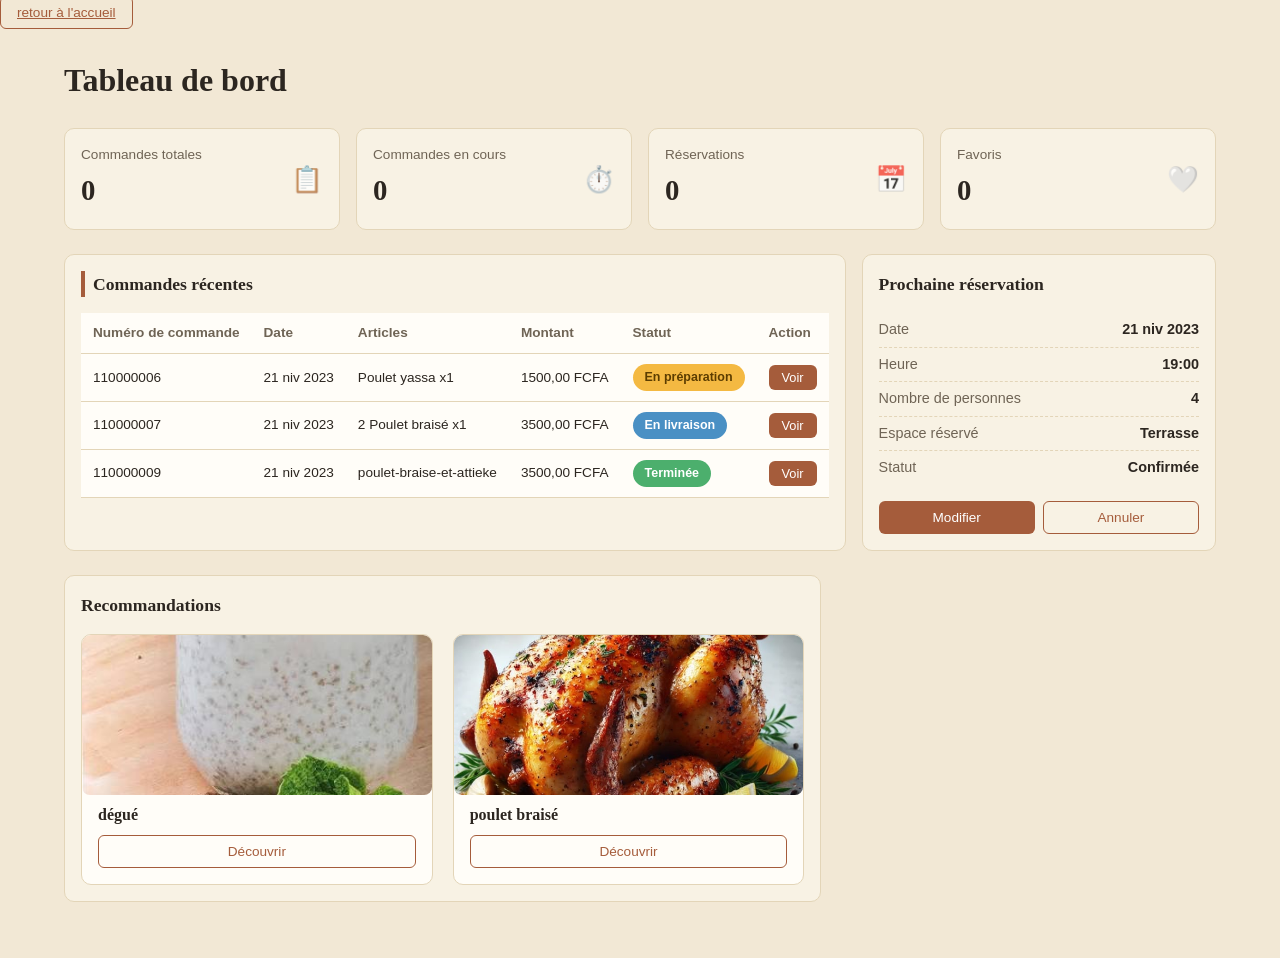
<file: Dashboard/dashboard.html>
<!DOCTYPE html>
<html lang="fr">
<head>
  <meta charset="UTF-8">
  <meta name="viewport" content="width=device-width, initial-scale=1.0">
  <title>Tableau de bord</title>
  <!-- Feuilles de style -->
  <link rel="stylesheet" href="dashboard.css">
</head>
<body>
<a href="../index.html" class="btn btn--ghost">retour à l'accueil</a><!--ici cetait mal ecrit-->
  <main class="dashboard">

    <h1 class="dashboard__title">Tableau de bord</h1>

    <!-- ===== Cartes de statistiques ===== -->
    <section class="stats" aria-label="Statistiques générales">
      <div class="stat-card">
        <div class="stat-card__text">
          <span class="stat-card__label">Commandes totales</span>
          <span class="stat-card__value" id="total-orders">0</span><!--ici et dans le reste jai 
          tout initialiser a 0 et jai ajouter des id pour chaque-->
        </div>
        <span class="stat-card__icon" aria-hidden="true">📋</span>
      </div>

      <div class="stat-card">
        <div class="stat-card__text">
          <span class="stat-card__label">Commandes en cours</span>
          <span class="stat-card__value" id="pending-orders">0</span>
        </div>
        <span class="stat-card__icon" aria-hidden="true">⏱️</span>
      </div>

      <div class="stat-card">
        <div class="stat-card__text">
          <span class="stat-card__label">Réservations</span>
          <span class="stat-card__value" id="total-reservations">0</span>
        </div>
        <span class="stat-card__icon" aria-hidden="true">📅</span>
      </div>

      <div class="stat-card">
        <div class="stat-card__text">
          <span class="stat-card__label">Favoris</span>
          <span class="stat-card__value" id="favorite-dishes">0</span>
        </div>
        <span class="stat-card__icon" aria-hidden="true">🤍</span>
      </div>
    </section>

    <!-- ===== Commandes récentes + Prochaine réservation ===== -->
    <section class="main-grid">

      <div class="panel orders-panel">
        <h2 class="panel__title panel__title--bar">Commandes récentes</h2>

        <div class="table-wrapper">
          <table class="orders-table">
            <thead>
              <tr>
                <th>Numéro de commande</th>
                <th>Date</th>
                <th>Articles</th>
                <th>Montant</th>
                <th>Statut</th>
                <th>Action</th>
              </tr>
            </thead>
            <tbody>
              <tr>
                <td>110000006</td>
                <td>21 niv 2023</td>
                <td>Poulet yassa x1</td><!--jai changer le nom et le prix-->
                <td>1500,00 FCFA</td>
                <td><span class="badge badge--prep">En préparation</span></td>
                <td><button class="btn btn--voir" data-order="110000006">Voir</button></td>
              </tr>
              <tr>
                <td>110000007</td>
                <td>21 niv 2023</td>
                <td>2 Poulet braisé x1</td>
                <td>3500,00 FCFA</td><!--jai mis le bon prix-->
                <td><span class="badge badge--livraison">En livraison</span></td>
                <td><button class="btn btn--voir" data-order="110000007">Voir</button></td>
              </tr>
              <!--jai supprimer t max-->
              <tr>
                <td>110000009</td>
                <td>21 niv 2023</td>
                <td>poulet-braise-et-attieke</td><!--jai changer le nom et le prix-->
                <td>3500,00 FCFA</td>
                <td><span class="badge badge--terminee">Terminée</span></td>
                <td><button class="btn btn--voir" data-order="110000009">Voir</button></td>
              </tr>
            </tbody>
          </table>
        </div>
      </div>

      <aside class="panel reservation-panel">
        <h2 class="panel__title">Prochaine réservation</h2>

        <dl class="reservation-list">
          <div class="reservation-list__row">
            <dt>Date</dt>
            <dd>21 niv 2023</dd>
          </div>
          <div class="reservation-list__row">
            <dt>Heure</dt>
            <dd>19:00</dd>
          </div>
          <div class="reservation-list__row">
            <dt>Nombre de personnes</dt>
            <dd>4</dd>
          </div>
          <div class="reservation-list__row">
            <dt>Espace réservé</dt>
            <dd>Terrasse</dd>
          </div>
          <div class="reservation-list__row">
            <dt>Statut</dt>
            <dd>Confirmée</dd>
          </div>
        </dl>

        <div class="reservation-actions">
          <button class="btn btn--primary" id="btn-modifier">Modifier</button>
          <button class="btn btn--ghost" id="btn-annuler">Annuler</button>
        </div>
      </aside>

    </section>

    <!-- ===== Plats favoris + Recommandations ===== -->
    <section class="main-grid main-grid--dishes">
<!--jai supprimer la section plat favoris-->

      <div class="panel recommendations-panel">
        <h2 class="panel__title">Recommandations</h2>

        <div class="dish-list dish-list--recommend">
          <article class="dish-card">
           <img src="images/degue.jpeg" alt="dégué" class="dish-card__img">
            <h3 class="dish-card__name">dégué</h3><!--jai changer le nom et la photo-->
            <button class="btn btn--ghost btn--full">Découvrir</button>
          </article>

          <article class="dish-card">
            <img src="images/poulet-braise.jpeg" alt="poulet braisé " class="dish-card__img">
            <h3 class="dish-card__name">poulet braisé</h3><!--jai changer le nom et la photo-->
            <button class="btn btn--ghost btn--full">Découvrir</button>
          </article>
        </div>
      </div>

    </section>

  </main>

  <!-- Scripts -->
  <script src="dashboard.js"></script>
</body>
</html>
</file>
<file: Dashboard/dashboard.css>
.dashboard {
  max-width: 1200px;
  margin: 0 auto;
  padding: var(--spacing-4) var(--spacing-3);
}

.dashboard__title {
  font-size: 2rem;
  margin-bottom: var(--spacing-3);
}

/* ===== Cartes de statistiques ===== */
.stats {
  display: grid;
  grid-template-columns: repeat(4, 1fr);
  gap: var(--spacing-2);
  margin-bottom: var(--spacing-3);
}

.stat-card {
  background-color: var(--color-panel);
  border: 1px solid var(--color-border);
  border-radius: var(--radius-md);
  padding: var(--spacing-2);
  display: flex;
  align-items: center;
  justify-content: space-between;
}

.stat-card__text {
  display: flex;
  flex-direction: column;
  gap: 4px;
}

.stat-card__label {
  font-size: 0.85rem;
  color: var(--color-text-muted);
}

.stat-card__value {
  font-size: 1.8rem;
  font-weight: 700;
  font-family: var(--font-display);
}

.stat-card__icon {
  font-size: 1.6rem;
  opacity: 0.8;
}

/* ===== Grilles principales (panneaux côte à côte) ===== */
.main-grid {
  display: grid;
  grid-template-columns: 2fr 1fr;
  gap: var(--spacing-2);
  margin-bottom: var(--spacing-3);
}

.panel {
  background-color: var(--color-panel);
  border: 1px solid var(--color-border);
  border-radius: var(--radius-md);
  padding: var(--spacing-2);
}

.panel__title {
  font-size: 1.1rem;
  margin-bottom: var(--spacing-2);
}

.panel__title--bar {
  padding-left: var(--spacing-1);
  border-left: 4px solid var(--color-accent);
}

/* ===== Tableau des commandes ===== */
.table-wrapper {
  overflow-x: auto;
}

.orders-table {
  width: 100%;
  border-collapse: collapse;
  background-color: var(--color-panel-alt);
}

.orders-table th,
.orders-table td {
  text-align: left;
  padding: 10px 12px;
  font-size: 0.85rem;
  border-bottom: 1px solid var(--color-border);
  white-space: nowrap;
}

.orders-table th {
  color: var(--color-text-muted);
  font-weight: 600;
}

/* ===== Panneau réservation ===== */
.reservation-list__row {
  display: flex;
  justify-content: space-between;
  padding: 6px 0;
  font-size: 0.9rem;
  border-bottom: 1px dashed var(--color-border);
}

.reservation-list__row:last-child {
  border-bottom: none;
}

.reservation-list__row dt {
  color: var(--color-text-muted);
}

.reservation-list__row dd {
  font-weight: 600;
}

.reservation-actions {
  display: flex;
  gap: var(--spacing-1);
  margin-top: var(--spacing-2);
}

.reservation-actions .btn {
  flex: 1;
}

/* ===== Plats favoris / Recommandations ===== */
.dish-list {
  display: flex;
  flex-direction: row;
  flex-wrap: wrap;
  gap: 20px;
  align-items: center;
  justify-content: space-between;
}

.dish-list--recommend {
  grid-template-columns: repeat(2, 1fr);
}

.dish-card {
  background-color: var(--color-panel-alt);
  border: 1px solid var(--color-border);
  border-radius: var(--radius-md);
  overflow: hidden;
  padding-bottom: var(--spacing-2);
  display: flex;
  flex-direction: column;
  flex: 1;
  min-width: 0;
}

.dish-card__img {
  width: 100%;
  height: 160px;
  object-fit: cover;
  border-radius: 8px;
}

.dish-card__name {
  font-size: 1rem;
  margin: var(--spacing-1) var(--spacing-2) 0;
}

.dish-card__price {
  font-size: 0.85rem;
  color: var(--color-text-muted);
  margin: 4px var(--spacing-2) 0;
}

.dish-card .btn {
  margin-left: var(--spacing-2);
  margin-right: var(--spacing-2);
  width: calc(100% - var(--spacing-2) * 2);
}
@media (max-width: 560px) {
  .dashboard {
    padding: var(--spacing-2);
  }

  .dashboard__title {
    font-size: 1.5rem;
  }

  .stats {
    grid-template-columns: 1fr;
  }

  .dish-list {
    grid-template-columns: 1fr;
  }

  .orders-table th,
  .orders-table td {
    font-size: 0.78rem;
    padding: 8px;
  }

  .reservation-actions {
    flex-direction: column;
  }
}
 /* Couleurs */
:root{/*
    
    correction ici le root:
    
    */
    --color-bg: #f2e8d5;
  --color-panel: #f8f2e4;
  --color-panel-alt: #fffdf8;
  --color-border: #e3d5b8;
  --color-text: #2c2620;
  --color-text-muted: #6f6455;
  --color-accent: #a55c3b;
  --color-accent-dark: #8a4a2e;

  --color-badge-prep-bg: #f4b942;
  --color-badge-prep-text: #5c3d00;
  --color-badge-livraison-bg: #4a90c4;
  --color-badge-livraison-text: #ffffff;
  --color-badge-terminee-bg: #4caf6d;
  --color-badge-terminee-text: #ffffff;
  
  /* Typographie */
  --font-display: Georgia, 'Times New Roman', serif;
  --font-body: 'Segoe UI', Arial, sans-serif;

  /* Espacements */
  --radius-sm: 6px;
  --radius-md: 10px;
  --radius-lg: 16px;
  --spacing-1: 8px;
  --spacing-2: 16px;
  --spacing-3: 24px;
  --spacing-4: 32px;
}

* {
  box-sizing: border-box;
}

html, body {
  margin: 0;
  padding: 0;
}

body {
  background-color: var(--color-bg);
  color: var(--color-text);
  font-family: var(--font-body);
  line-height: 1.5;
}

h1, h2, h3 {
  font-family: var(--font-display);
  margin: 0;
  color: var(--color-text);
}

ul, dl, dd, dt {
  margin: 0;
  padding: 0;
}

img {
  max-width: 100%;
  display: block;
}

/* ===== Boutons ===== */
.btn {
  font-family: var(--font-body);
  font-size: 0.85rem;
  padding: 8px 16px;
  border-radius: var(--radius-sm);
  border: 1px solid transparent;
  cursor: pointer;
  transition: opacity 0.15s ease, transform 0.1s ease;
}

.btn:hover {
  opacity: 0.9;
}

.btn:active {
  transform: translateY(1px);
}

.btn:focus-visible {
  outline: 2px solid var(--color-accent-dark);
  outline-offset: 2px;
}

.btn--primary {
  background-color: var(--color-accent);
  color: #fff;
}

.btn--ghost {
  background-color: transparent;
  color: var(--color-accent);
  border-color: var(--color-accent);
}

.btn--voir {
  background-color: var(--color-accent);
  color: #fff;
  padding: 4px 12px;
  font-size: 0.8rem;
}

.btn--full {
  width: 100%;
  margin-top: var(--spacing-1);
}

/* ===== Badges de statut ===== */
.badge {
  display: inline-block;
  padding: 4px 12px;
  border-radius: 999px;
  font-size: 0.78rem;
  font-weight: 600;
  white-space: nowrap;
}

.badge--prep {
  background-color: var(--color-badge-prep-bg);
  color: var(--color-badge-prep-text);
}

.badge--livraison {
  background-color: var(--color-badge-livraison-bg);
  color: var(--color-badge-livraison-text);
}

.badge--terminee {
  background-color: var(--color-badge-terminee-bg);
  color: var(--color-badge-terminee-text);
}
</file>
